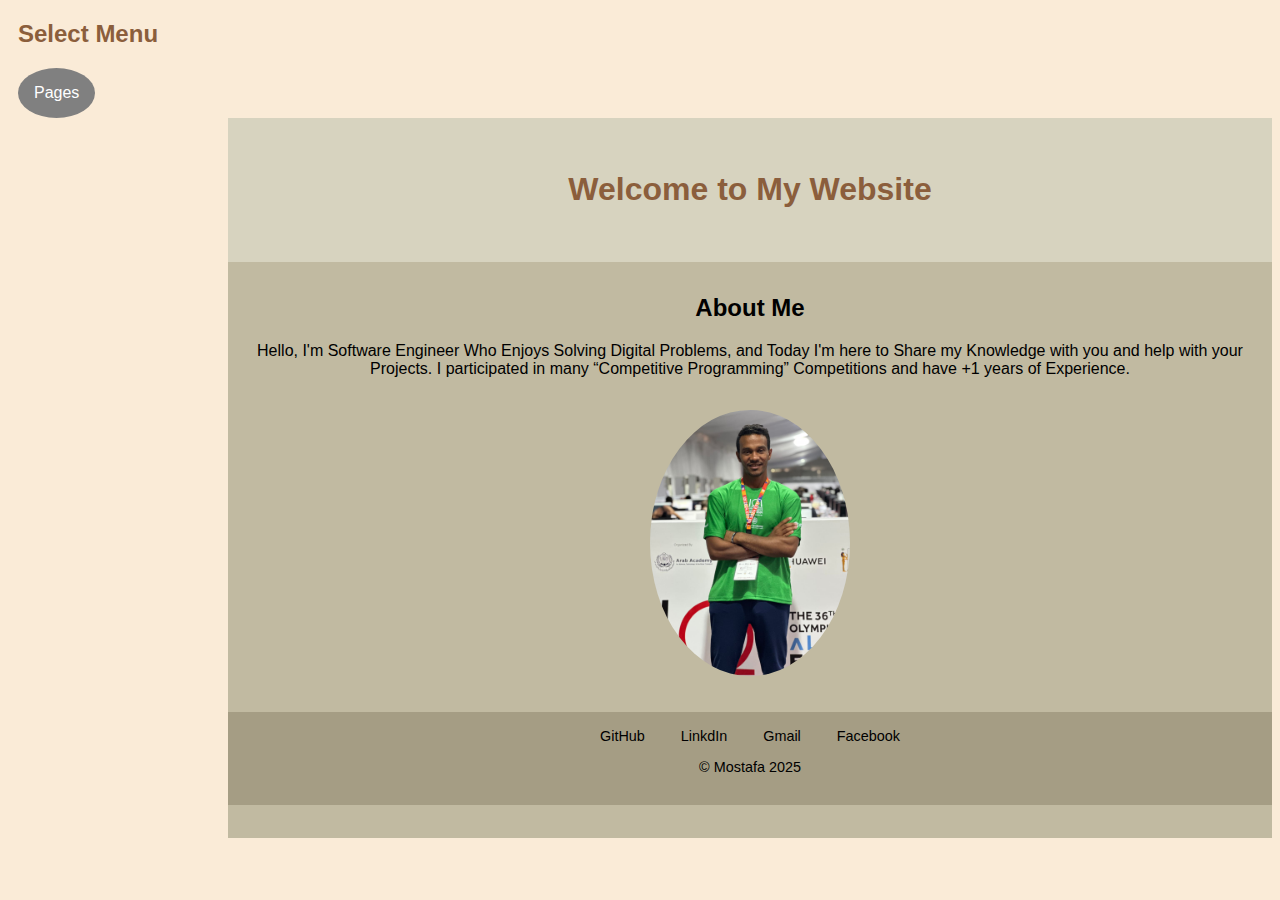
<file: index.html>
<!DOCTYPE html>
<html lang="en">
  <head>
    <meta charset="UTF-8" />
    <meta name="viewport" content="width=device-width, initial-scale=1.0" />
    <link rel="icon" href="images/mostafa.jpeg" type="image/x-icon" />
    <link rel="stylesheet" href="style/style.css" />
    <title>Home Page</title>
  </head>
  <body>
    <!-- <h1>welcome to My Site</h1> -->
    <section>
    <div class="sidenav">
        <h2>Select Menu</h2>
        <div class="dropdown">
        <button class="dropbtn">Pages</button>
        <div class="dropdown-content">
          <a href="info.html" target="content-frame">Some Info</a>
          <a href="hobbies.html" target="content-frame">Hobbies</a>
          <a href="birthday.html" target="content-frame">Birthday</a>
          <a href="contact.html" target="content-frame">Contact Us</a>
          <a href="country.html" target="content-frame">Countries</a>
          <a href="cv.html" target="content-frame">CV</a>

        </div>
        </div>
    </div>
    <div class="main">
      <iframe name="content-frame" src="info.html"></iframe>
    </div>
    </section>
  </body>
</html>
</file>
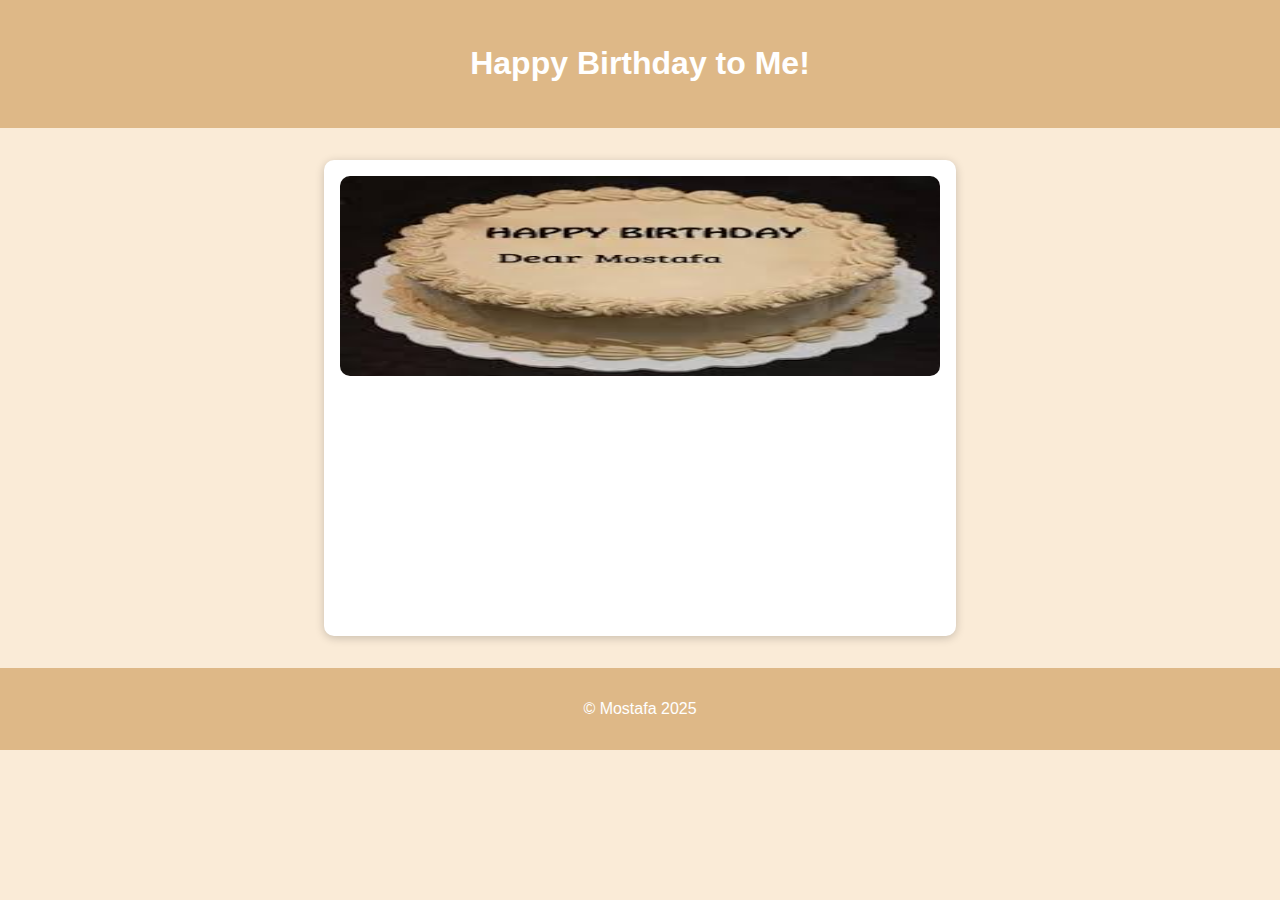
<file: birthday.html>
<!DOCTYPE html>
<html lang="en">
<head>
  <meta charset="UTF-8">
  <meta name="viewport" content="width=device-width, initial-scale=1.0">
  <title>Birthday Page</title>
  <link rel="stylesheet" href="style/birthday.css">
</head>
<body>
  <header>
    <h1>Happy Birthday to Me!</h1>
  </header>

  <section class="birthday-container">

    <div class="image-container">
      <img src="images/cake.jpeg" alt="Birthday Cake">
    </div>

    <div class="message-form">
      <h2>Write a Kind Message</h2>
      <form action="thankyou.html" method="get">
        <textarea name="message" placeholder="Write your kind message here..." required></textarea>
        <button type="submit">Submit</button>
      </form>
    </div>
  </section>

  <footer>
    <p>&copy; Mostafa 2025</p>
  </footer>
</body>
</html>
</file>
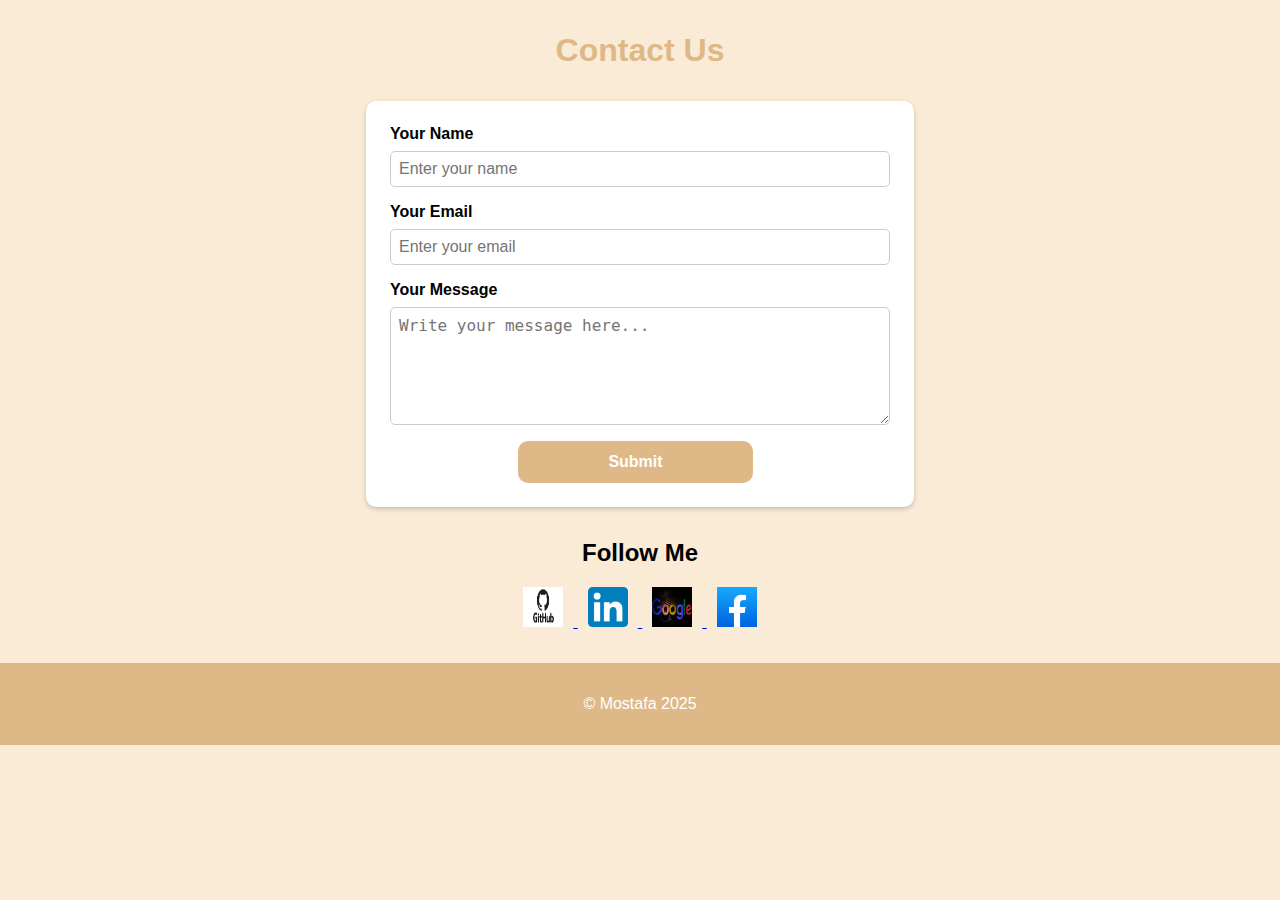
<file: contact.html>
<!DOCTYPE html>
<html lang="en">
<head>
  <meta charset="UTF-8">
  <meta name="viewport" content="width=device-width, initial-scale=1.0">
  <link rel="icon" href="images/mostafa.jpeg" type="image/x-icon" />
  <link rel="stylesheet" href="style/contant.css" />
  <title>Contact Us</title>
</head>
<body>
  <h1>Contact Us</h1>
  <div class="form-container">
    <form action="thanksform.html" method="get">
      <label for="name">Your Name</label>
      <input type="text" id="name" name="name" placeholder="Enter your name" required>
      
      <label for="email">Your Email</label>
      <input type="email" id="email" name="email" placeholder="Enter your email" required>
      
      <label for="message">Your Message</label>
      <textarea id="message" name="message" placeholder="Write your message here..." required></textarea>
      
      <button type="submit">Submit</button>
    </form>
  </div>

  <div class="social-media">
    <h2>Follow Me</h2>
    <a href="https://github.com/mostafamoknaa" target="_blank">
      <img src="images/git.png" alt="GitHub">
    </a>
    <a href="https://www.linkedin.com/in/mostafa-moknaa-b6ab0418b/" target="_blank">
      <img src="images/LinkedIn.png" alt="LinkedIn">
    </a>
    <a href="mailto:mostafamokna78@gmail.com" target="_blank">
      <img src="images/g.jpeg" alt="Email">
    </a>
    <a href="https://www.facebook.com/profile.php?id=100012902581891" target="_blank">
      <img src="images/face.png" alt="Facebook">
    </a>
  </div>

  <footer>
    <p>&copy; Mostafa 2025</p>
  </footer>
</body>
</html>
</file>
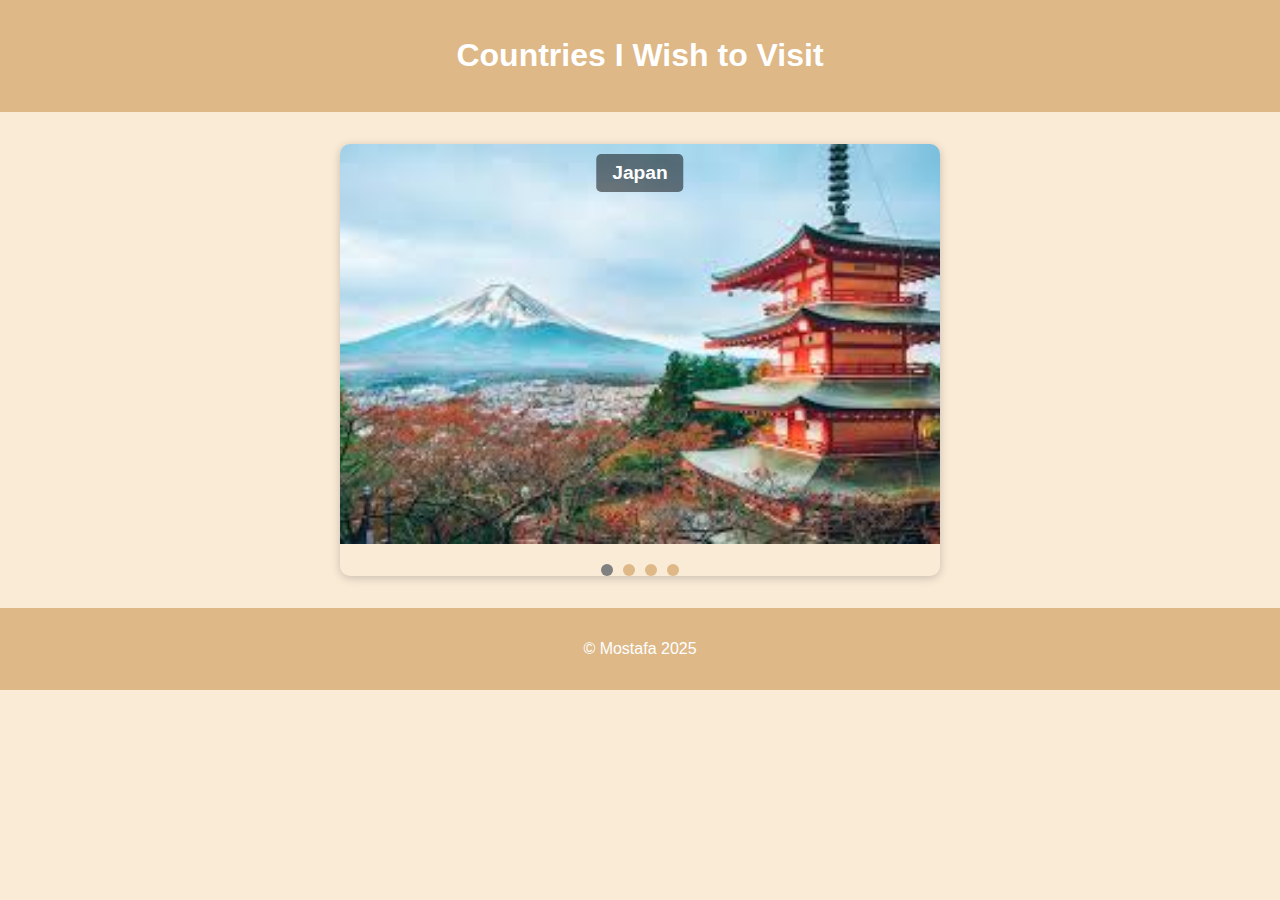
<file: country.html>
<!DOCTYPE html>
<html lang="en">
<head>
  <meta charset="UTF-8">
  <meta name="viewport" content="width=device-width, initial-scale=1.0">
  <link rel="icon" href="images/mostafa.jpeg" type="image/x-icon" />
  <link rel="stylesheet" href="style/country.css" />
  <title>Countries to Visit</title>
</head>
<body>
  <header>
    <h1>Countries I Wish to Visit</h1>
  </header>

  <section class="slider-container">

    <input type="radio" name="slider" id="slide-1" checked>
    <input type="radio" name="slider" id="slide-2">
    <input type="radio" name="slider" id="slide-3">
    <input type="radio" name="slider" id="slide-4">

    <div class="slider">
  
      <div class="slide">
        <div class="caption">Japan</div>
        <img src="images/japan.jpeg" alt="Japan">
      </div>
    
      <div class="slide">
        <div class="caption">Switzerland</div>
        <img src="images/switzerland.jpeg" alt="Switzerland">
      </div>
  
      <div class="slide">
        <div class="caption">Italy</div>
        <img src="images/italy.jpeg" alt="Italy">
      </div>
      
      <div class="slide">
        <div class="caption">Canada</div>
        <img src="images/canada.jpg" alt="Canada">
      </div>
    </div>

    
    <div class="navigation">
      <label for="slide-1" class="nav-button"></label>
      <label for="slide-2" class="nav-button"></label>
      <label for="slide-3" class="nav-button"></label>
      <label for="slide-4" class="nav-button"></label>
    </div>
  </section>

  <footer>
    <p>&copy; Mostafa 2025</p>
  </footer>
</body>
</html>
</file>
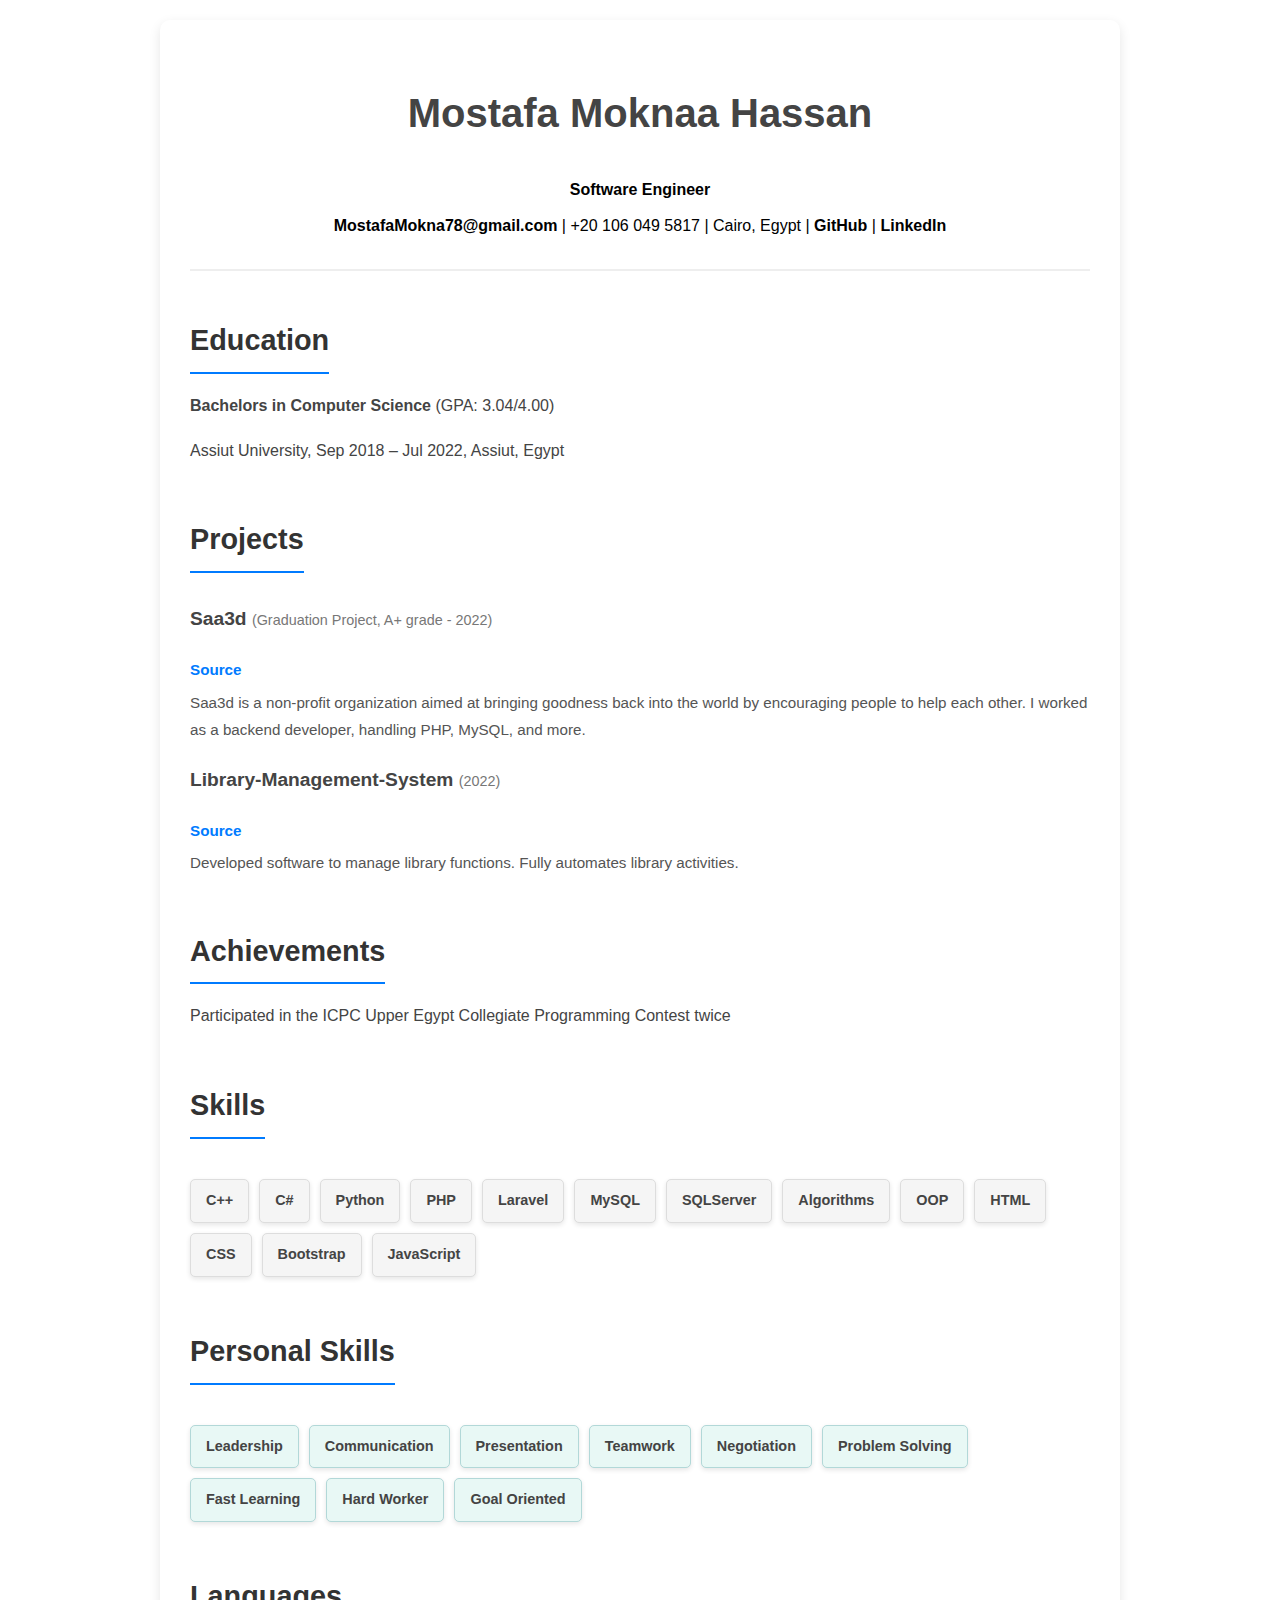
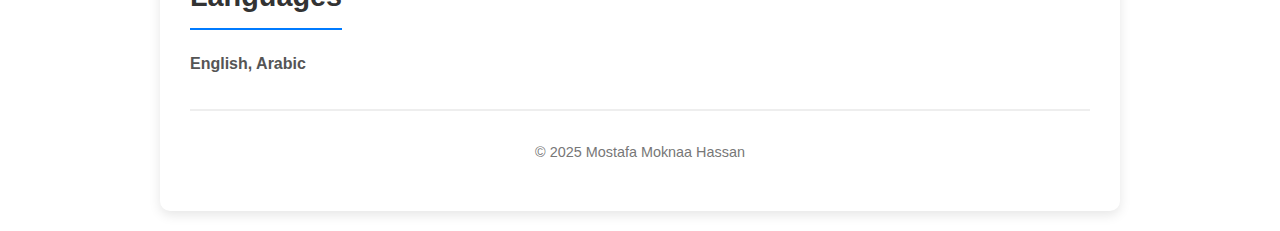
<file: cv.html>
<!DOCTYPE html>
<html lang="en">
<head>
    <meta charset="UTF-8">
    <meta name="viewport" content="width=device-width, initial-scale=1.0">
    <link rel="icon" href="images/mostafa.jpeg" type="image/x-icon" />
    <link rel="stylesheet" href="style/cv.css" />
    <title>CV</title>
</head>
<body>
    <div class="container">
      <header>
        <h1>Mostafa Moknaa Hassan</h1>
        <p><strong> Software Engineer </strong></p>
        <p>
          <a href="mailto:MostafaMokna78@gmail.com">MostafaMokna78@gmail.com</a> |
          +20 106 049 5817 | Cairo, Egypt |
          <a href="https://github.com/mostafamoknaa" target="_blank">GitHub</a> |
          <a href="https://www.linkedin.com/in/mostafa-moknaa-b6ab0418b/" target="_blank">LinkedIn</a>
        </p>
      </header>
      <main>
        <section class="education">
          <h2>Education</h2>
          <p><strong>Bachelors in Computer Science</strong> (GPA: 3.04/4.00)</p>
          <p>Assiut University, Sep 2018 – Jul 2022, Assiut, Egypt</p>
        </section>
  
        <section class="projects">
          <h2>Projects</h2>
          <div class="project">
            <h3>Saa3d <span>(Graduation Project, A+ grade - 2022)</span></h3>
            <p><a href="#">Source</a></p>
            <p>
              Saa3d is a non-profit organization aimed at bringing goodness back into the world by encouraging people to help each other. I worked as a backend developer, handling PHP, MySQL, and more.
            </p>
          </div>
          <div class="project">
            <h3>Library-Management-System <span>(2022)</span></h3>
            <p><a href="#">Source</a></p>
            <p>
              Developed software to manage library functions. Fully automates library activities.
            </p>
          </div>
          <!-- Add more projects as needed -->
        </section>
  
        <section class="achievements">
          <h2>Achievements</h2>
          <p>
            Participated in the ICPC Upper Egypt Collegiate Programming Contest twice
          </p>
        </section>
  
        <section class="skills">
            <h2>Skills</h2>
            <div class="skills">
              <div class="skill-box">C++</div>
              <div class="skill-box">C#</div>
              <div class="skill-box">Python</div>
              <div class="skill-box">PHP</div>
              <div class="skill-box">Laravel</div>
              <div class="skill-box">MySQL</div>
              <div class="skill-box">SQLServer</div>
              <div class="skill-box">Algorithms</div>
              <div class="skill-box">OOP</div>
              <div class="skill-box">HTML</div>
              <div class="skill-box">CSS</div>
              <div class="skill-box">Bootstrap</div>
              <div class="skill-box">JavaScript</div>
            </div>
          </section>          
  
          <section class="personal-skills">
            <h2>Personal Skills</h2>
            <div class="personal-skills">
              <div class="skill-box">Leadership</div>
              <div class="skill-box">Communication</div>
              <div class="skill-box">Presentation</div>
              <div class="skill-box">Teamwork</div>
              <div class="skill-box">Negotiation</div>
              <div class="skill-box">Problem Solving</div>
              <div class="skill-box">Fast Learning</div>
              <div class="skill-box">Hard Worker</div>
              <div class="skill-box">Goal Oriented</div>
            </div>
          </section>
          
  
        <section class="languages">
          <h2>Languages</h2>
          <p>English, Arabic</p>
        </section>
      </main>
      <footer>
        <p>&copy; 2025 Mostafa Moknaa Hassan</p>
      </footer>
    </div>
  </body>
  </html>
</file>
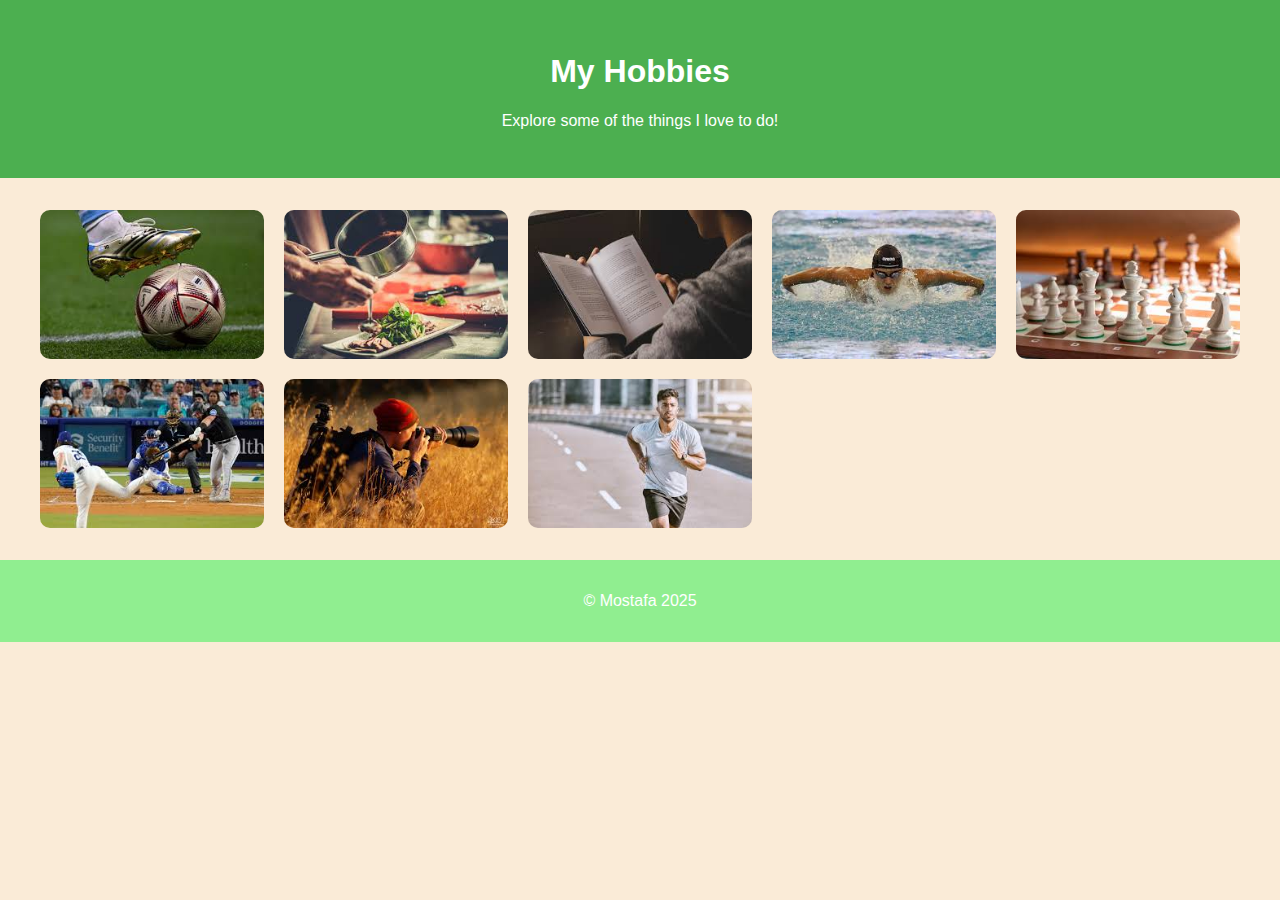
<file: hobbies.html>
<!DOCTYPE html>
<html lang="en">
<head>
    <meta charset="UTF-8">
    <meta name="viewport" content="width=device-width, initial-scale=1.0">
    <link rel="icon" href="images/mostafa.jpeg" type="image/x-icon" />
	<link rel="stylesheet" href="style/hobby.css">
    <title>My Hobbies</title>
</head>
<body>
    <header>
        <h1>My Hobbies</h1>
        <p>Explore some of the things I love to do!</p>
    </header>
    <section class="gallery">
        
        <img src="images/football.jpeg" alt="football">
        <img src="images/cook.jpeg" alt="cook">
        <img src="images/read.jpeg" alt="read">
        <img src="images/swim.jpeg" alt="swim">
        <img src="images/chess.jpeg" alt="chess">
        <img src="images/basball.jpeg" alt="basball">
        <img src="images/photo.jpeg" alt="photo">
        <img src="images/run.jpeg" alt="run">
    </section>
    <footer>
        <p>&copy; Mostafa 2025 </p>
    </footer>
</body>
</html>
</file>
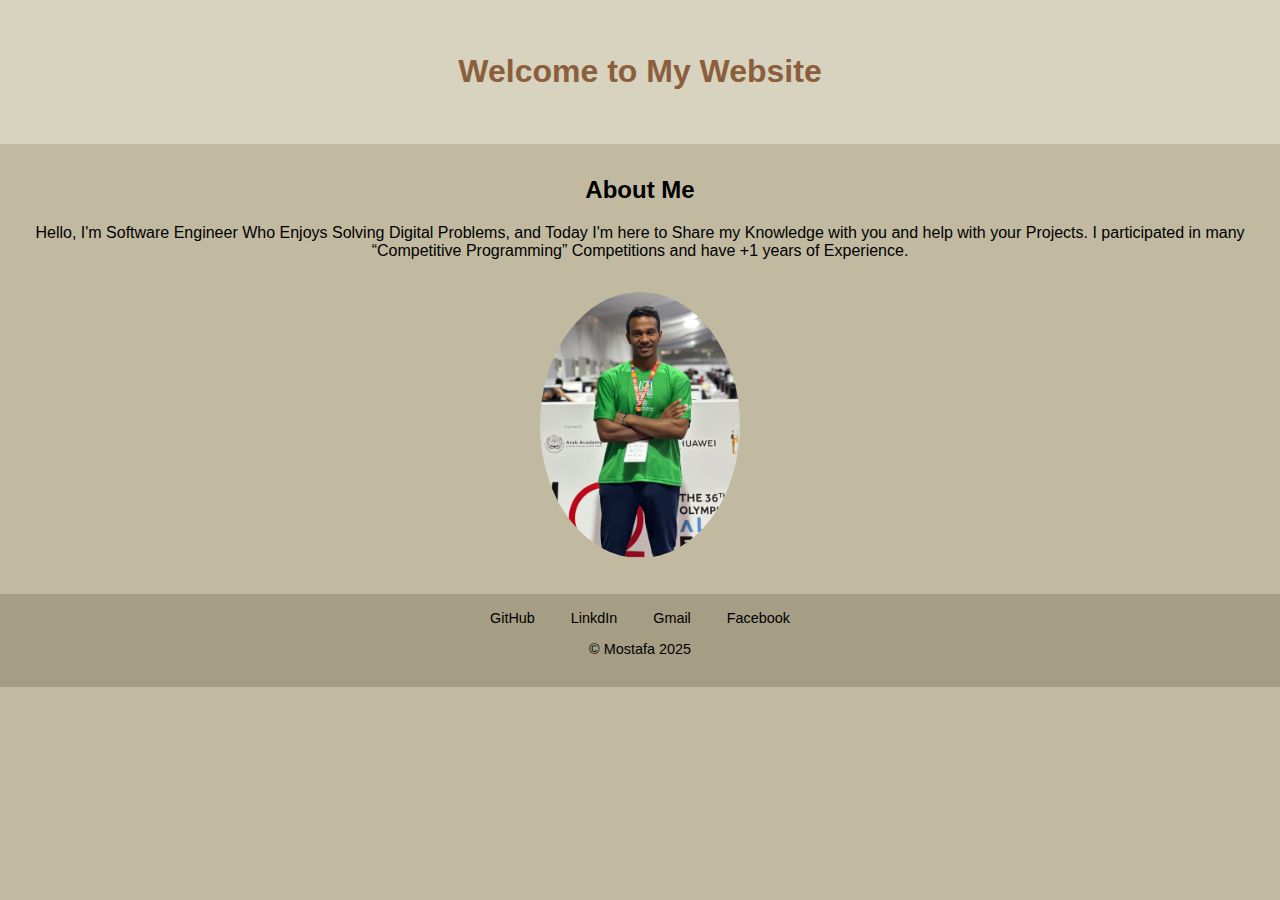
<file: info.html>
<!DOCTYPE html>
<html lang="en">
<head>
    <meta charset="UTF-8">
    <meta name="viewport" content="width=device-width, initial-scale=1.0">
    <link rel="icon" href="images/mostafa.jpeg" type="image/x-icon" />
	<link rel="stylesheet" href="style/info.css">
    <title>Info</title>
</head>
<body>
    <header>
        <h1>Welcome to My Website</h1>
    </header>
    <section class="about">
        <h2>About Me</h2>
        <p>Hello,
            I'm Software Engineer Who Enjoys Solving Digital Problems, and Today I'm here to Share my Knowledge with you and help with your Projects.
            I participated in many “Competitive Programming” Competitions and have +1 years of Experience.</p>
        <img src="images/mostafa.jpeg" alt="Profile Picture">
    </section>
    <footer>
        
        <span><a href="https://github.com/mostafamoknaa" target="_blank" class="socialinfo">GitHub</a></span>
        <span><a href="https://www.linkedin.com/in/mostafa-moknaa-b6ab0418b/" target="_blank" class="socialinfo">LinkdIn</a></span>
        <span><a href="mostafamokna78@gmail.com" target="_blank" class="socialinfo">Gmail</a></span>
        <span><a href="https://www.facebook.com/profile.php?id=100012902581891" target="_blank" class="socialinfo">Facebook</a></span>
        <p>&copy; Mostafa 2025</p>
    </footer>
</body>
</html>
</file>
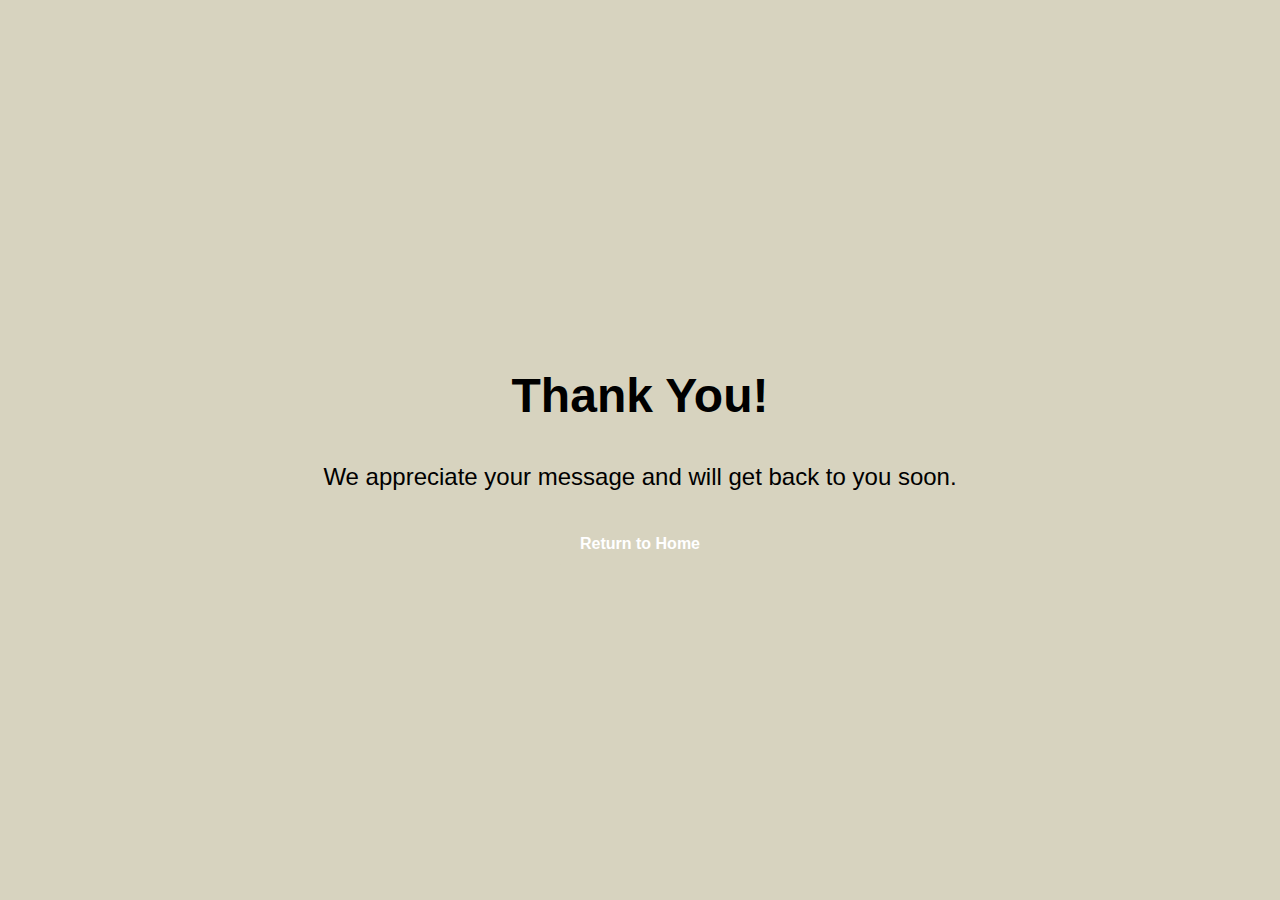
<file: thanksform.html>
<!DOCTYPE html>
<html lang="en">
<head>
  <meta charset="UTF-8">
  <meta name="viewport" content="width=device-width, initial-scale=1.0">
  <link rel="icon" href="images/mostafa.jpeg" type="image/x-icon" />
  <link rel="stylesheet" href="style/conform.css" />
  <title>Thank You</title>
</head>
<body>
  <div class="thank-you-container">
    <h1>Thank You!</h1>
    <p>We appreciate your message and will get back to you soon.</p>
    <a href="info.html">Return to Home</a>
  </div>
</body>
</html>
</file>
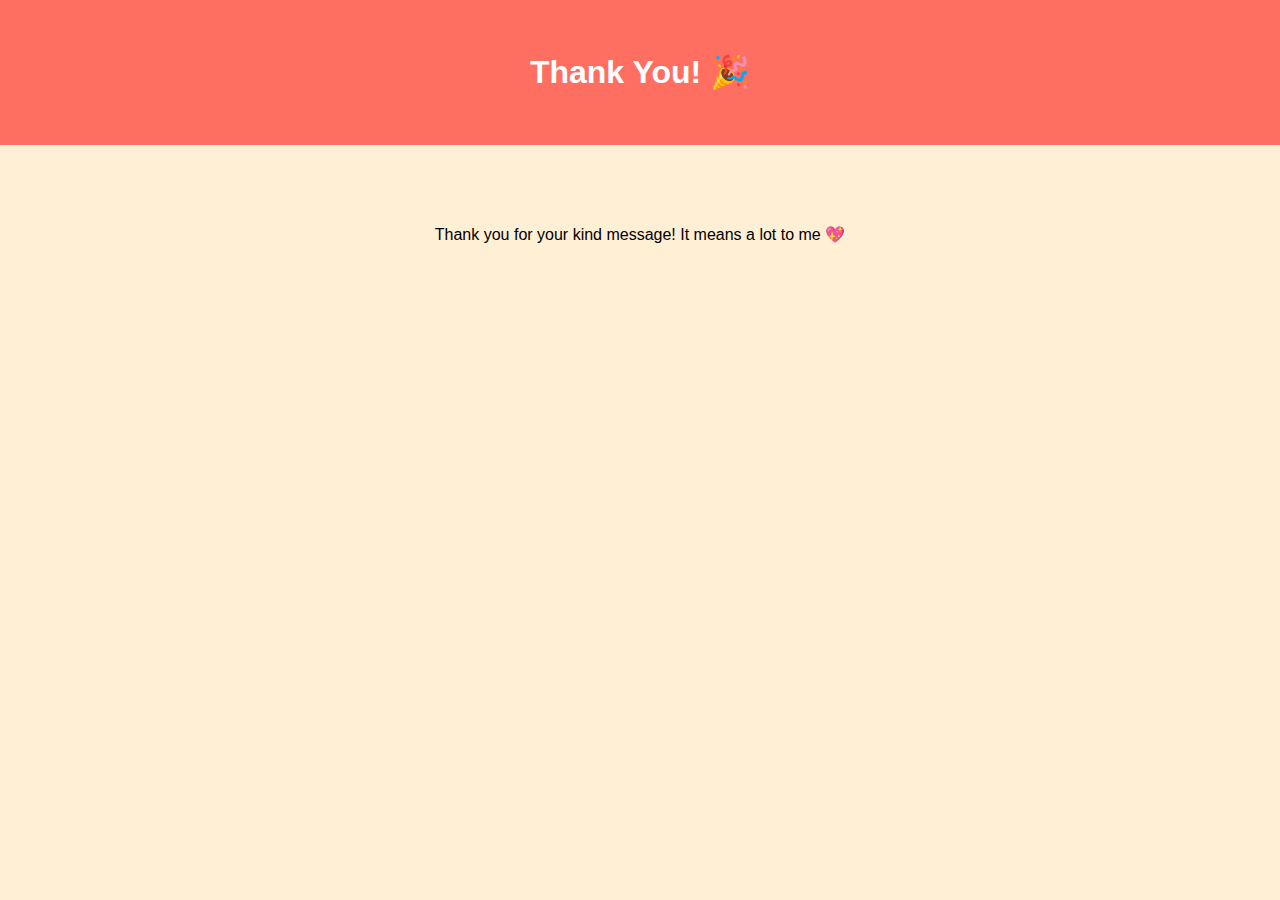
<file: thankyou.html>
<!DOCTYPE html>
<html lang="en">
<head>
    <meta charset="UTF-8">
    <meta name="viewport" content="width=device-width, initial-scale=1.0">
    <link rel="icon" href="images/mostafa.jpeg" type="image/x-icon" />
	<link rel="stylesheet" href="style/thanks.css">
    <title>Thank You!</title>
</head>
<body>
    <header>
        <h1>Thank You! 🎉</h1>
    </header>
    <div id="content">
        <p>Thank you for your kind message! It means a lot to me 💖</p>
    </div>
</body>
</html>
</file>
<file: style/style.css>
body {
    font-family: Arial, sans-serif;
    background-color:antiquewhite;
    color: black;
}
h1{
    color: brown;
    text-align: center;
}

h2{
    color: #8b5e3c; 
    margin-left: 10px;
}
   
.dropbtn {
    background-color:gray;
    color: white;
    padding: 16px;
    font-size: 16px;
    border: none;
    cursor: pointer;
    border-radius: 50%;
  }
  
  .dropdown {
    position: relative;
    display: inline-block;
    margin-left: 10px;
  }
  
  .dropdown-content {
    border-radius: 20%;
    display: none;
    position: absolute;
    background-color: #A59D84; 
    min-width: 160px;
    box-shadow: 0px 8px 16px 0px rgba(0,0,0,0.2);
    z-index: 1;
  }
  
  .dropdown-content a {
    color: black;
    padding: 12px 16px;
    text-decoration: none;
    display: block;
  }
  
  .dropdown-content a:hover {
    background-color: #f1f1f1  
  }
  
  .dropdown:hover .dropdown-content {
    display: block;
  }
  
  .dropdown:hover .dropbtn {
    background-color: #3e8e41;
  }

  .main {
    margin-left: 220px;
  }

  .main iframe {
    width: 100%;
    height: 80vh;
    border: none;
    
  }

  footer {
    margin-top: 11rem;
    text-align: center;
    padding: 1rem;
    background-color: #A59D84; 
    font-size: 0.9rem; 
}

.socialinfo{
    color: black;
    text-decoration: none;
    padding: 1rem;
}
</file>
<file: style/birthday.css>
body {
    font-family: Arial, sans-serif;
    margin: 0;
    padding: 0;
    background-color: antiquewhite;
    color: burlywood;
    text-align: center;
}

header {
    background-color: burlywood;
    color: white;
    padding: 1.5rem 0;
    text-align: center;
}

footer {
    background-color: burlywood;
    color: white;
    padding: 1rem 0;
    margin-top: 2rem;
}


.birthday-container {
    position: relative;
    width: 80%;
    max-width: 600px;
    margin: 2rem auto;
    padding: 1rem;
    background-color: white;
    border-radius: 10px;
    box-shadow: 0 2px 10px rgba(0, 0, 0, 0.2);
}



.image-container {
    display: block;
    animation: hideImage 5s forwards;
}

.image-container img {
    width: 100%;
    border-radius: 10px;
}

.message-form {
    opacity: 0;
    visibility: hidden;
    animation: showForm 5s forwards;
}

img{
    width: 200px;
    height: 200px;
    border-radius: 20px;
}
.message-form h2 {
    color: burlywood;
}

.message-form textarea {
    width: 100%;
    height: 100px;
    margin-bottom: 1rem;
    padding: 0.5rem;
    border: 1px solid burlywood;
    border-radius: 5px;
    font-family: Arial, sans-serif;
}

.message-form button {
    background-color: burlywood;
    color: white;
    padding: 0.5rem 1rem;
    border: none;
    border-radius: 5px;
    font-size: 1rem;
    cursor: pointer;
    transition: background-color 0.3s;
}

.message-form button:hover {
    background-color: gray;
}


@keyframes hideImage {
    0% {
        opacity: 1;
    }
    100% {
        opacity: 0;
    }
}

@keyframes showForm {
    0% {
        opacity: 0;
        visibility: hidden;
    }
    100% {
        opacity: 1;
        visibility: visible;
    }
}
</file>
<file: style/contant.css>
body {
      font-family: Arial, sans-serif;
      margin: 0;
      padding: 0;
      background-color: antiquewhite;
      text-align: center;
    }

    h1 {
      color: burlywood;
      margin-top: 2rem;
    }

    .form-container {
      margin: 2rem auto;
      padding: 1.5rem;
      max-width: 500px;
      background-color: white;
      border-radius: 10px;
      box-shadow: 0 2px 5px rgba(0, 0, 0, 0.2);
    }

    form {
      display: flex;
      flex-direction: column;
    }

    form label {
      text-align: left;
      margin-bottom: 0.5rem;
      font-weight: bold;
    }

    form input,
    form textarea {
      margin-bottom: 1rem;
      padding: 0.5rem;
      border: 1px solid #ccc;
      border-radius: 5px;
      font-size: 1rem;
    }

    form textarea {
      resize: vertical;
      height: 100px;
    }

    form button {
      padding: 0.75rem;
      border: none;
      background-color: burlywood;
      color: white;
      font-size: 1rem;
      font-weight: bold;
      border-radius: 10px;
      cursor: pointer;
      transition: background-color 0.3s;
      width: 47%;
      margin-left: 8rem;
    }

    form button:hover {
      background-color: gray;
    }

    .social-media {
      margin-top: 2rem;
    }

    .social-media img {
      width: 40px;
      height: 40px;
      margin: 0 10px;
      cursor: pointer;
      transition: transform 0.3s;
    }

    .social-media img:hover {
      transform: scale(1.2);
    }

    footer {
      text-align: center;
      padding: 1rem;
      background-color: burlywood;
      color: white;
      margin-top: 2rem;
    }
</file>
<file: style/country.css>
body {
    font-family: Arial, sans-serif;
    margin: 0;
    padding: 0;
    background-color: antiquewhite;
    color: burlywood;
    text-align: center;
  }
  
  header {
    background-color: burlywood;
    color: white;
    padding: 1rem 0;
  }
  
  footer {
    background-color: burlywood;
    color: white;
    padding: 1rem 0;
    margin-top: 2rem;
  }
  
 
  .slider-container {
    position: relative;
    width: 80%;
    max-width: 600px;
    margin: 2rem auto;
    overflow: hidden;
    border-radius: 10px;
    box-shadow: 0 2px 10px rgba(0, 0, 0, 0.2);
  }
  

  input[type="radio"] {
    display: none;
  }
  

  .slider {
    display: flex;
    transition: transform 0.5s ease-in-out;
  }
  

  .slide {
    width: 100%;
    flex-shrink: 0;
    position: relative;
    animation: slideshow 10s infinite;
  }

  @keyframes slideshow{
    0%{
        transform: translateX(0);
    }
    25%{
        transform: translateX(0);
    }
    30%{
        transform: translateX(-100%);
    }
    50%{
        transform: translateX(-100%);
    }
    55%{
        transform: translateX(-200%);
    }
    75%{
        transform: translateX(-200%);
    }
    80%{
        transform: translateX(-300%)
    }
    100%{
        transform: translateX(-300%)
    }
    }
  
  .slide img {
    width: 100%;
    height: 400px;
    object-fit: cover;
  }
  
  .caption {
    position: absolute;
    top: 10px;
    left: 50%;
    transform: translateX(-50%);
    background-color: rgba(0, 0, 0, 0.5);
    color: white;
    padding: 0.5rem 1rem;
    border-radius: 5px;
    font-size: 1.2rem;
    font-weight: bold;
  }
  
  .navigation {
    display: flex;
    justify-content: center;
    margin-top: 1rem;
  }
  
  .nav-button {
    display: inline-block;
    width: 12px;
    height: 12px;
    margin: 0 5px;
    background-color: burlywood;
    border-radius: 50%;
    cursor: pointer;
    transition: background-color 0.3s;
  }
  
  .nav-button:hover {
    background-color: gray;
  }
  

  #slide-1:checked ~ .slider {
    transform: translateX(0%);
  }
  
  #slide-2:checked ~ .slider {
    transform: translateX(-100%);
  }
  
  #slide-3:checked ~ .slider {
    transform: translateX(-200%);
  }
  
  #slide-4:checked ~ .slider {
    transform: translateX(-300%);
  }
  
  #slide-1:checked ~ .navigation label:nth-child(1),
  #slide-2:checked ~ .navigation label:nth-child(2),
  #slide-3:checked ~ .navigation label:nth-child(3),
  #slide-4:checked ~ .navigation label:nth-child(4) {
    background-color: gray;
  }
</file>
<file: style/cv.css>
body {
    font-family: 'Arial', sans-serif;
    margin: 0;
    padding: 0;
    color: #333;
    line-height: 1.8;
  }
  
  .container {
    max-width: 900px;
    margin: 20px auto;
    padding: 30px;
    background-color: #ffffff;
    border-radius: 10px;
    box-shadow: 0 4px 12px rgba(0, 0, 0, 0.1);
  }
  
  header {
    text-align: center;
    border-bottom: 2px solid #eee;
    padding-bottom: 20px;
    margin-bottom: 20px;
  }
  
  header h1 {
    font-size: 2.5rem;
    color: #444;
  }
  
  header p {
    font-size: 1rem;
    color:black;
    margin: 8px 0;
  }
  
  header a {
    color: black;
    text-decoration: none;
    font-weight: bold;
  }
  
  header a:hover {
    text-decoration: underline;
  }
  
  main section {
    margin-bottom: 25px;
  }
  
  main h2 {
    font-size: 1.8rem;
    color: #333;
    margin-bottom: 10px;
    border-bottom: 2px solid #007BFF;
    padding-bottom: 5px;
    display: inline-block;
  }
  
  .project {
    margin-bottom: 20px;
  }
  
  .project h3 {
    font-size: 1.2rem;
    color: #444;
    font-weight: bold;
  }
  
  .project h3 span {
    font-size: 0.9rem;
    font-weight: normal;
    color: #777;
  }
  
  .project p {
    font-size: 0.95rem;
    color: #555;
    margin: 5px 0;
  }
  
  .project a {
    color: #007BFF;
    text-decoration: none;
    font-weight: bold;
  }
  
  .project a:hover {
    text-decoration: underline;
  }
  
  .skills p,
  .personal-skills p,
  .languages p {
    font-size: 1rem;
    color: #555;
    margin-top: 10px;
  }
  
  footer {
    text-align: center;
    margin-top: 30px;
    padding-top: 15px;
    border-top: 2px solid #eee;
    font-size: 0.9rem;
    color: #777;
  }
  
  footer a {
    color: #007BFF;
    text-decoration: none;
  }
  
  footer a:hover {
    text-decoration: underline;
  }
  

  .container {
    line-height: 1.8;
  }
  
  .education p,
  .achievements p {
    font-size: 1rem;
    color: #444;
    margin-top: 8px;
  }
  
  .languages p {
    margin: 10px 0;
    font-weight: bold;
  }
  

  a.button-link {
    display: inline-block;
    padding: 8px 15px;
    margin-top: 10px;
    background-color: black;
    color: #ffffff;
    text-decoration: none;
    border-radius: 5px;
    font-size: 1rem;
  }
  
  a.button-link:hover {
    background-color: #0056b3;
  }

.skills {
    margin-top: 20px;
    display: flex;
    flex-wrap: wrap;
    gap: 10px;
    justify-content: flex-start;
  }
  
  .skills .skill-box {
    background-color: #f5f5f5;
    color: #444;
    padding: 8px 15px;
    border: 1px solid #ddd;
    border-radius: 5px;
    font-size: 0.9rem;
    font-weight: bold;
    text-align: center;
    box-shadow: 0 2px 5px rgba(0, 0, 0, 0.1);
    transition: transform 0.2s ease, box-shadow 0.2s ease;
  }
  
  .skills .skill-box:hover {
    transform: translateY(-3px);
    box-shadow: 0 4px 10px rgba(0, 0, 0, 0.15);
  }


.personal-skills {
    margin-top: 20px;
    display: flex;
    flex-wrap: wrap;
    gap: 10px;
    justify-content: flex-start;
  }
  
  .personal-skills .skill-box {
    background-color: #e8f8f5;
    color: #444;
    padding: 8px 15px;
    border: 1px solid #b2d8d8;
    border-radius: 5px;
    font-size: 0.9rem;
    font-weight: bold;
    text-align: center;
    box-shadow: 0 2px 5px rgba(0, 0, 0, 0.1);
    transition: transform 0.2s ease, box-shadow 0.2s ease;
  }
  
  .personal-skills .skill-box:hover {
    transform: translateY(-3px);
    box-shadow: 0 4px 10px rgba(0, 0, 0, 0.15);
  }
</file>
<file: style/hobby.css>
body {
    font-family: Arial, sans-serif;
    margin: 0;
    padding: 0;
    background-color:antiquewhite;
}
header {
    text-align: center;
    padding: 2rem;
    background-color: #4caf50;
    color: white;
}
.gallery {
    display: grid;
    grid-template-columns: repeat(auto-fit, minmax(200px, 1fr));
    gap: 20px;
    padding: 2rem;
    margin: 0 auto;
    max-width: 1200px;
}
.gallery img {
    width: 100%;
    height: 100%;
    border-radius: 10px;
    transition: transform 0.3s ease, box-shadow 0.3s ease;
    cursor: pointer;
}

.gallery img:hover {
    transform: scale(1.2);
    box-shadow: 0 10px 15px rgba(0, 0, 0, 0.3);
}
footer {
    text-align: center;
    padding: 1rem;
    background-color:lightgreen;
    color: white;
}
</file>
<file: style/info.css>
body {
    font-family: Arial, sans-serif;
    margin: 0;
    padding: 0;
    background-color: #C1BAA1;
    color: black;
}

header {
    text-align: center;
    padding: 2rem;
    color: #8b5e3c; 
    background-color: #D7D3BF; 
}

.about {
    text-align: center;
    margin: 2rem auto;
}

.about img {
    max-width: 200px;
    border-radius: 50%;
    margin-top: 1rem;
    transition: transform 0.3s ease, box-shadow 0.3s ease;
    
}

.about img:hover{
    transform: scale(1.1);
    box-shadow: 0 10px 15px rgba(0, 0, 0, 0.3); 
}

footer {
    text-align: center;
    padding: 1rem;
    background-color: #A59D84; 
    font-size: 0.9rem; 
}

.socialinfo{
    color: black;
    text-decoration: none;
    padding: 1rem;
}
</file>
<file: style/conform.css>
body {
    font-family: Arial, sans-serif;
    margin: 0;
    padding: 0;
    background-color: #D7D3BF; 
    text-align: center;
  }

  .thank-you-container {
    display: flex;
    flex-direction: column;
    align-items: center;
    justify-content: center;
    height: 100vh;
    color:black;
  }

  .thank-you-container h1 {
    font-size: 3rem;
    margin-bottom: 1rem;
  }

  .thank-you-container p {
    font-size: 1.5rem;
    margin-bottom: 2rem;
  }

  .thank-you-container a {
    display: inline-block;
    padding: 0.75rem 1.5rem;
    background-color: #D7D3BF; 
    color: white;
    text-decoration: none;
    font-size: 1rem;
    font-weight: bold;
    border-radius: 5px;
    transition: background-color 0.3s;
  }

  .thank-you-container a:hover {
    background-color: gray;
  }
</file>
<file: style/thanks.css>
body {
    font-family: Arial, sans-serif;
    margin: 0;
    padding: 0;
    text-align: center;
    background-color: #ffefd5;
}
header {
    padding: 2rem;
    background-color: #ff6f61;
    color: white;
}
#content {
    margin: 2rem auto;
    padding: 2rem;
}
</file>
